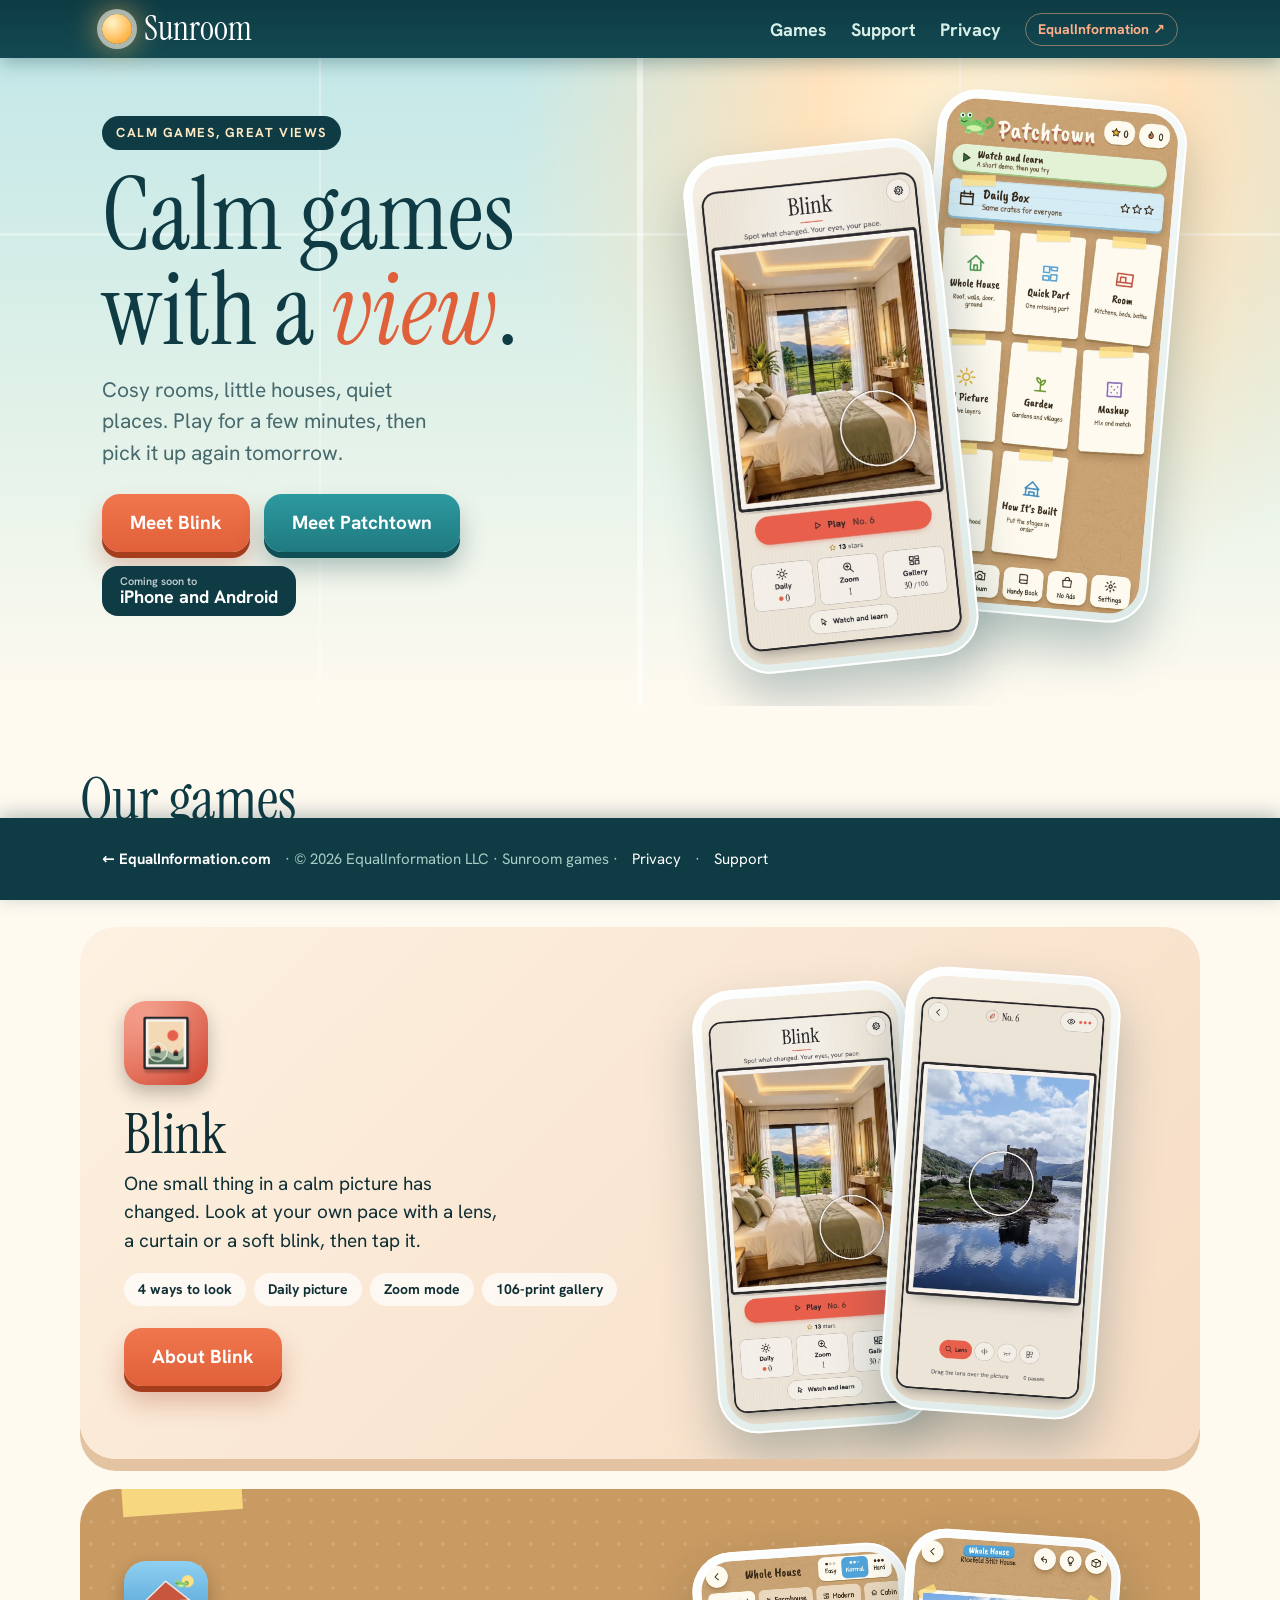
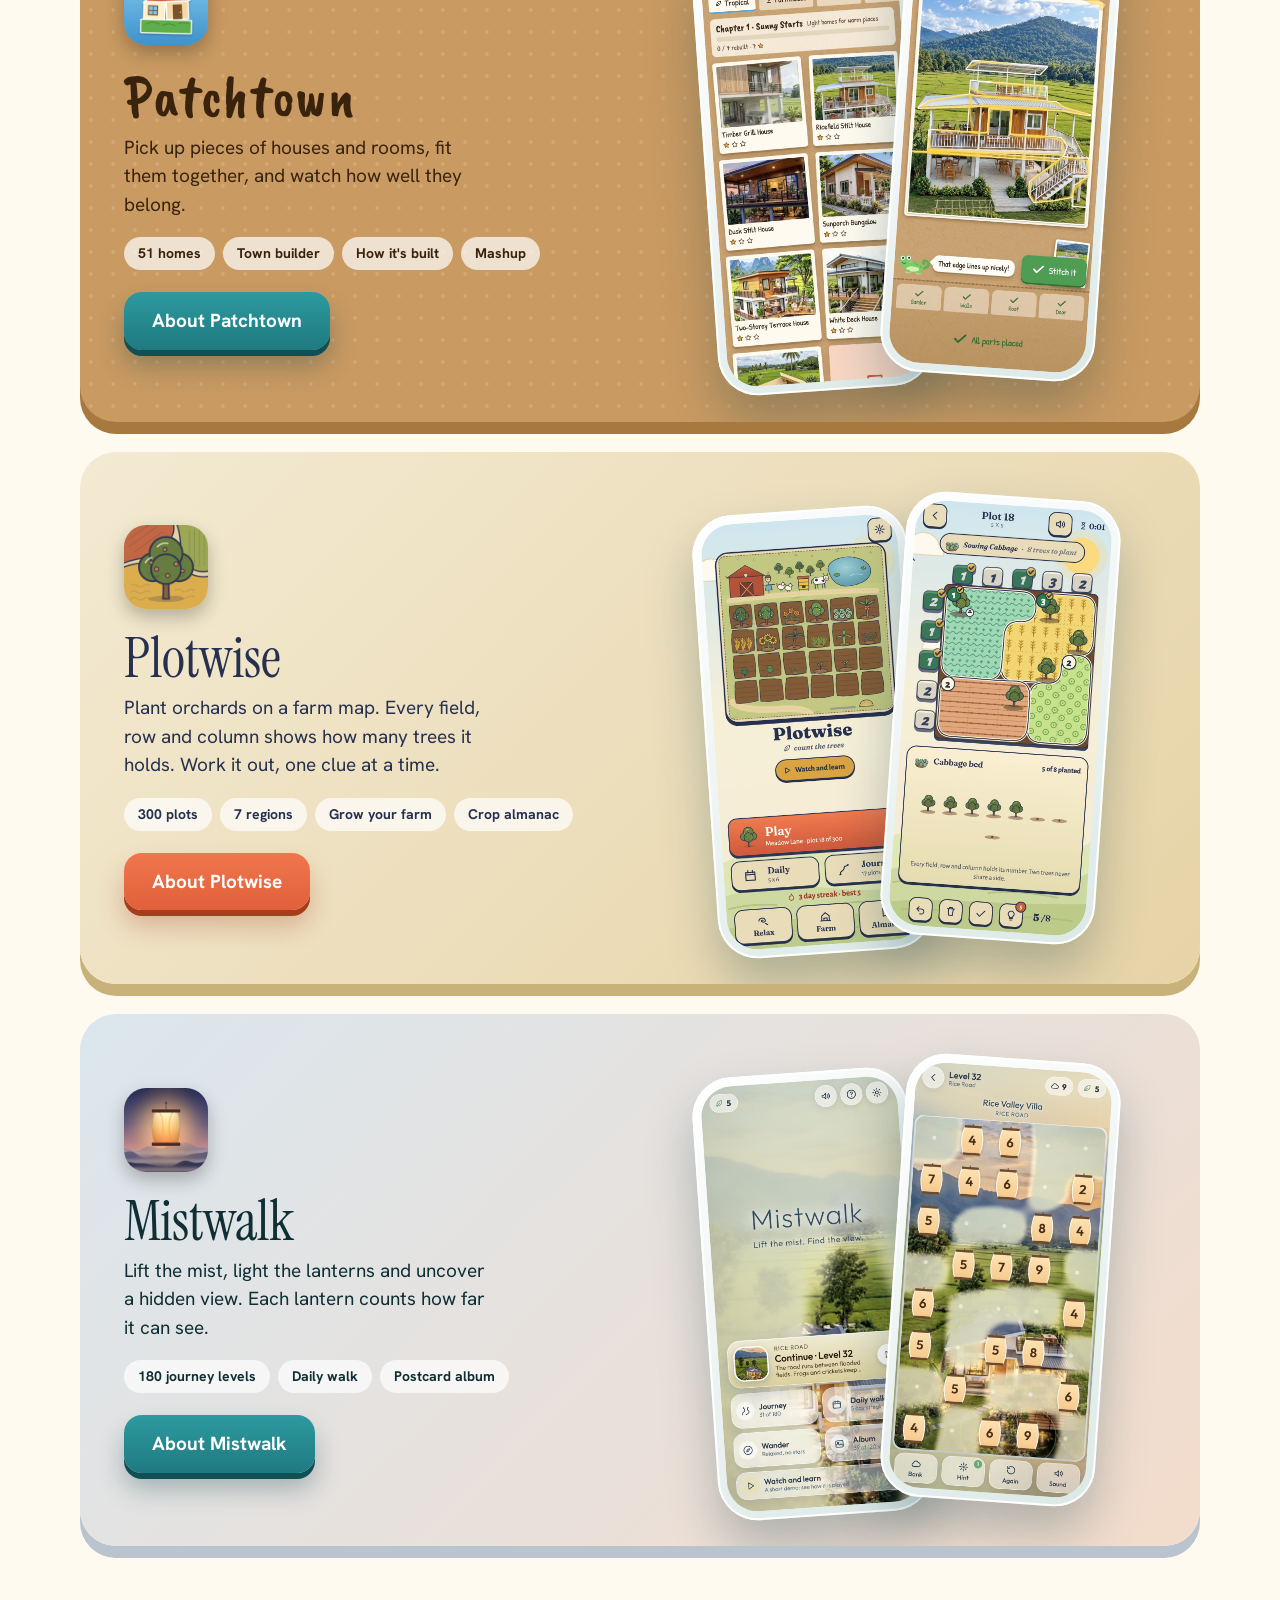
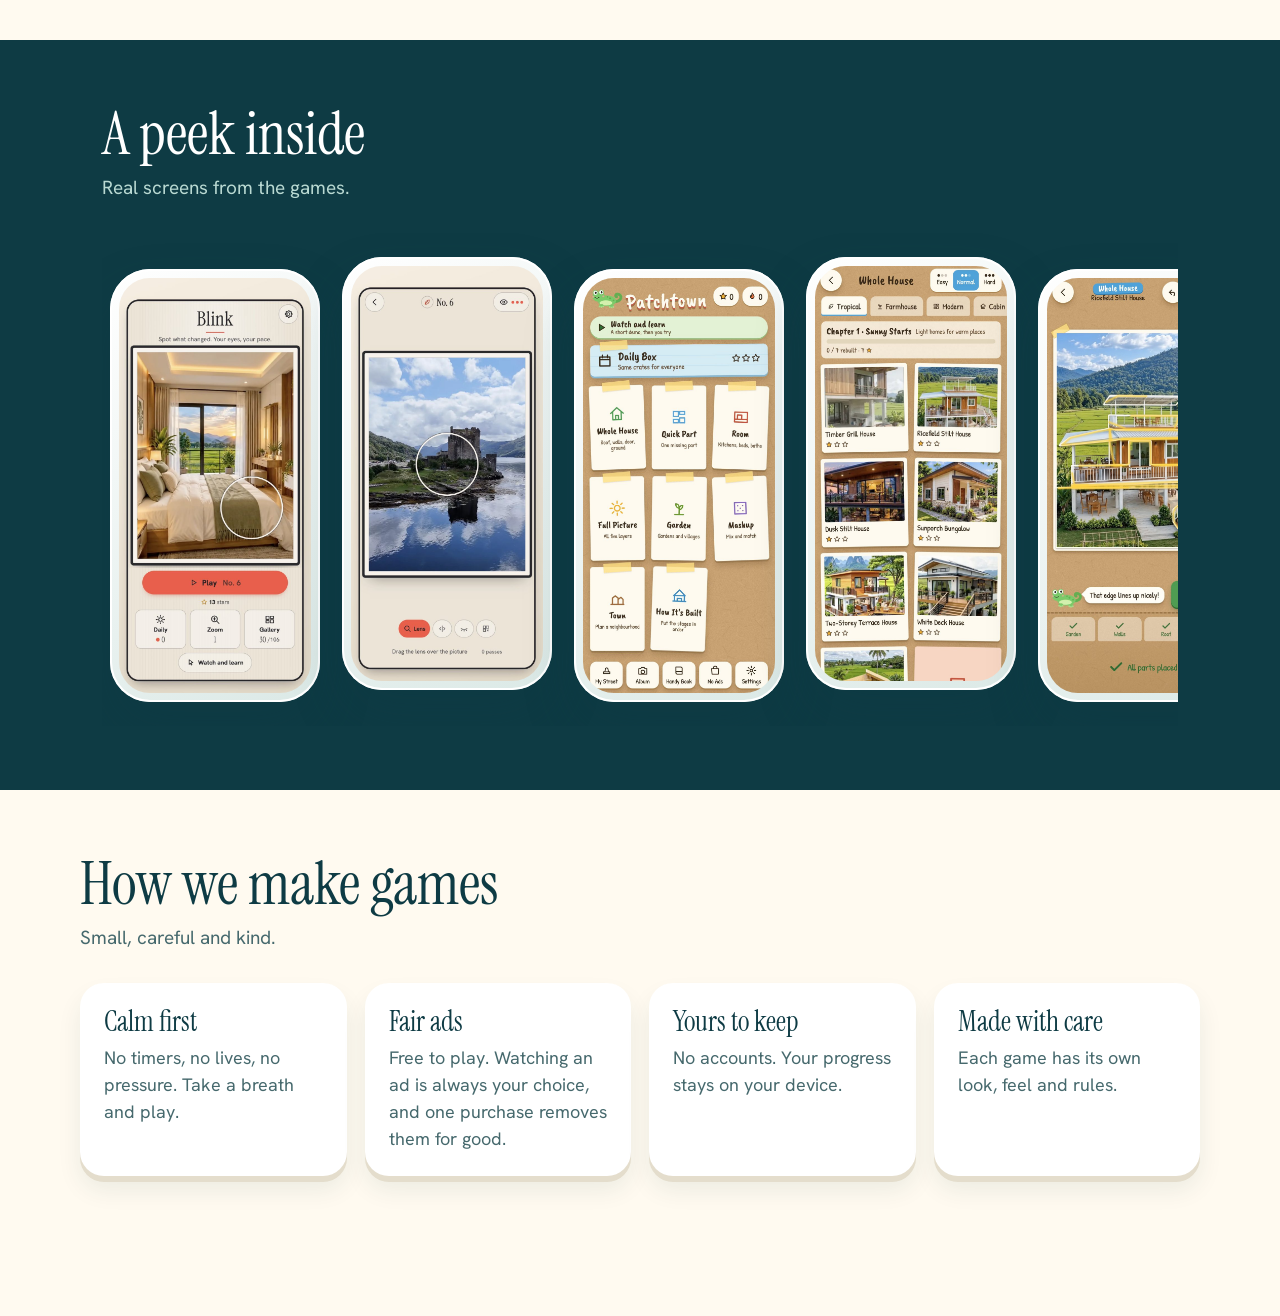
<file: index.html>
<!doctype html><html lang="en"><head><meta charset="utf-8"><meta name="viewport" content="width=device-width,initial-scale=1">
<title>Sunroom | Calm games with a view</title><meta name="description" content="Sunroom makes calm photo-scene games: Blink, a spot-the-change puzzle, and Patchtown, a house-building mix-and-match game."><link rel="stylesheet" href="assets/site.css"></head><body>
<div class="sky">
<header class="bar"><div class="nav wrap"><a class="brand" href="index.html"><span class="sun" aria-hidden="true"></span>Sunroom</a><nav><a class="l" href="index.html#games">Games</a><a class="l" href="support.html">Support</a><a class="l" href="privacy.html">Privacy</a><a class="l ei" href="https://equalinformation.com/">EqualInformation &#8599;</a></nav></div></header>
<div class="wrap hero"><div><span class="tag">Calm games, great views</span><h1>Calm games with a <i>view</i>.</h1><p class="lead">Cosy rooms, little houses, quiet places. Play for a few minutes, then pick it up again tomorrow.</p>
<div class="row"><a class="btn" href="blink/index.html">Meet Blink</a><a class="btn alt" href="patchtown/index.html">Meet Patchtown</a><span class="soon"><small>Coming soon to</small>iPhone and Android</span></div></div>
<div class="duo"><div class="phone a"><img src="assets/img/blink-1.jpg" alt="Blink home screen" width="351" height="760" loading="lazy"></div><div class="phone b"><img src="assets/img/patchtown-1.jpg" alt="Patchtown home screen" width="351" height="760" loading="lazy"></div></div></div></div>
<main id="games"><section class="s wrap"><h2>Our games</h2><p class="sub">Four small games, each with its own look and its own way to play.</p>
<article class="panel blink"><div><img class="ic" src="assets/img/blink-icon.png" alt="" width="84" height="84"><h3>Blink</h3><p>One small thing in a calm picture has changed. Look at your own pace with a lens, a curtain or a soft blink, then tap it.</p>
<ul class="chips"><li>4 ways to look</li><li>Daily picture</li><li>Zoom mode</li><li>106-print gallery</li></ul><a class="btn" href="blink/index.html">About Blink</a></div><div class="pair"><div class="phone"><img src="assets/img/blink-1.jpg" alt="Blink home" width="351" height="760" loading="lazy"></div><div class="phone"><img src="assets/img/blink-2.jpg" alt="Blink level one, a bedroom at sunset" width="351" height="760" loading="lazy"></div></div></article>
<article class="panel patch"><span class="tape"></span><div><img class="ic" src="assets/img/patchtown-icon.png" alt="" width="84" height="84"><h3>Patchtown</h3><p>Pick up pieces of houses and rooms, fit them together, and watch how well they belong.</p>
<ul class="chips"><li>51 homes</li><li>Town builder</li><li>How it's built</li><li>Mashup</li></ul><a class="btn alt" href="patchtown/index.html">About Patchtown</a></div><div class="pair"><div class="phone"><img src="assets/img/patchtown-2.jpg" alt="Choosing a house" width="351" height="760" loading="lazy"></div><div class="phone"><img src="assets/img/patchtown-3.jpg" alt="Building a house" width="351" height="760" loading="lazy"></div></div></article>
<article class="panel plot"><div><img class="ic" src="assets/img/plotwise-icon.png" alt="" width="84" height="84"><h3>Plotwise</h3><p>Plant orchards on a farm map. Every field, row and column shows how many trees it holds. Work it out, one clue at a time.</p>
<ul class="chips"><li>300 plots</li><li>7 regions</li><li>Grow your farm</li><li>Crop almanac</li></ul><a class="btn" href="plotwise/index.html">About Plotwise</a></div><div class="pair"><div class="phone"><img src="assets/img/plotwise-1.jpg" alt="Plotwise home" width="351" height="760" loading="lazy"></div><div class="phone"><img src="assets/img/plotwise-2.jpg" alt="Plotwise board" width="351" height="760" loading="lazy"></div></div></article>
<article class="panel mist"><div><img class="ic" src="assets/img/mistwalk-icon.png" alt="" width="84" height="84"><h3>Mistwalk</h3><p>Lift the mist, light the lanterns and uncover a hidden view. Each lantern counts how far it can see.</p>
<ul class="chips"><li>180 journey levels</li><li>Daily walk</li><li>Postcard album</li></ul><a class="btn alt" href="mistwalk/index.html">About Mistwalk</a></div><div class="pair"><div class="phone"><img src="assets/img/mistwalk-1.jpg" alt="Mistwalk home" width="351" height="760" loading="lazy"></div><div class="phone"><img src="assets/img/mistwalk-2.jpg" alt="Mistwalk level one" width="351" height="760" loading="lazy"></div></div></article></section>
<section class="s dark"><div class="wrap"><h2>A peek inside</h2><p class="sub" style="color:#b9d9d2">Real screens from the games.</p><div class="peek"><div class="phone"><img src="assets/img/blink-1.jpg" alt="Blink" width="351" height="760" loading="lazy"></div><div class="phone"><img src="assets/img/blink-2.jpg" alt="Blink level" width="351" height="760" loading="lazy"></div><div class="phone"><img src="assets/img/patchtown-1.jpg" alt="Patchtown" width="351" height="760" loading="lazy"></div><div class="phone"><img src="assets/img/patchtown-2.jpg" alt="Patchtown houses" width="351" height="760" loading="lazy"></div><div class="phone"><img src="assets/img/patchtown-3.jpg" alt="Patchtown build" width="351" height="760" loading="lazy"></div><div class="phone"><img src="assets/img/plotwise-2.jpg" alt="Plotwise board" width="351" height="760" loading="lazy"></div><div class="phone"><img src="assets/img/mistwalk-2.jpg" alt="Mistwalk level" width="351" height="760" loading="lazy"></div></div></div></section>
<section class="s wrap"><h2>How we make games</h2><p class="sub">Small, careful and kind.</p><div class="how"><div><b>Calm first</b><span>No timers, no lives, no pressure. Take a breath and play.</span></div><div><b>Fair ads</b><span>Free to play. Watching an ad is always your choice, and one purchase removes them for good.</span></div><div><b>Yours to keep</b><span>No accounts. Your progress stays on your device.</span></div><div><b>Made with care</b><span>Each game has its own look, feel and rules.</span></div></div></section></main>
<footer><div class="wrap"><a class="home" href="https://equalinformation.com/">&larr; EqualInformation.com</a> &middot; &copy; 2026 EqualInformation LLC &middot; Sunroom games &middot; <a href="privacy.html">Privacy</a> &middot; <a href="support.html">Support</a></div></footer></body></html>
</file>
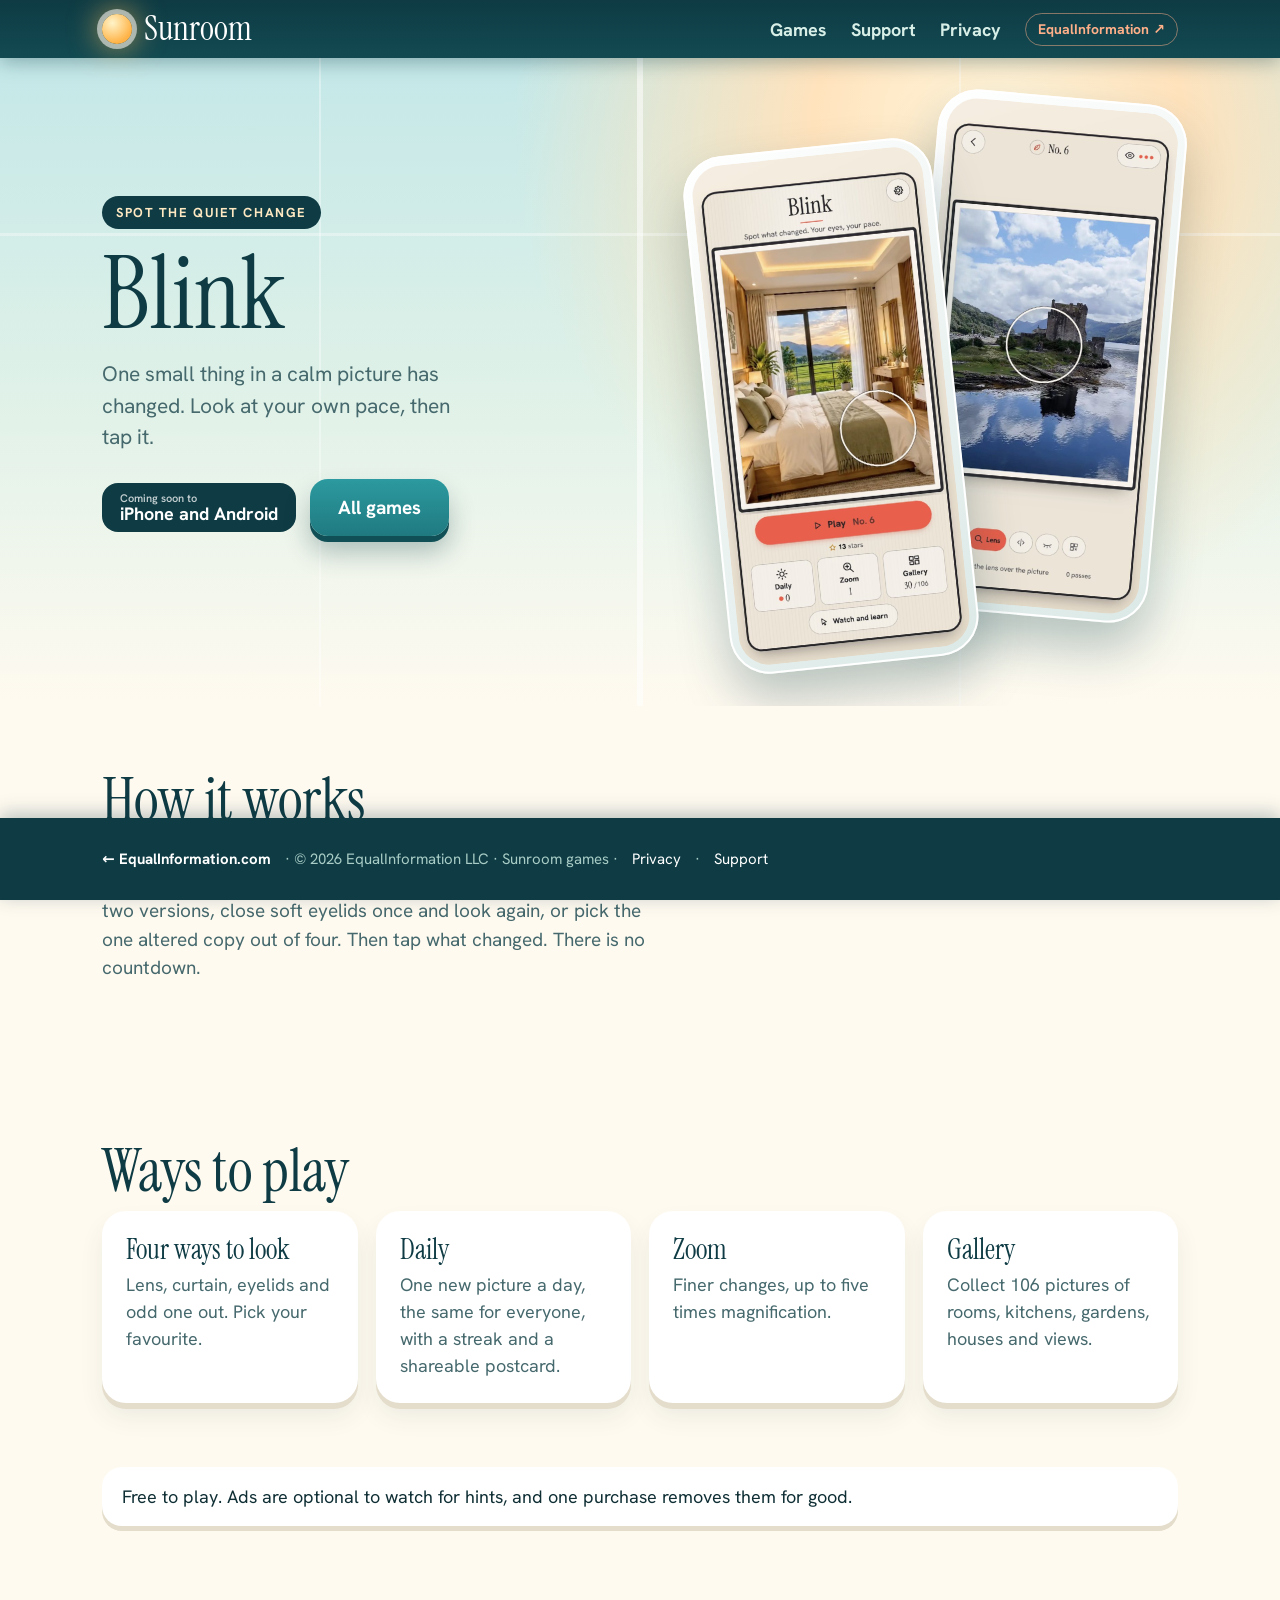
<file: blink/index.html>
<!doctype html><html lang="en"><head><meta charset="utf-8"><meta name="viewport" content="width=device-width,initial-scale=1">
<title>Blink | Sunroom</title><meta name="description" content="One small thing in a calm picture has changed. Look at your own pace, then tap it."><link rel="stylesheet" href="../assets/site.css"></head><body>
<div class="sky">
<header class="bar"><div class="nav wrap"><a class="brand" href="../index.html"><span class="sun" aria-hidden="true"></span>Sunroom</a><nav><a class="l" href="../index.html#games">Games</a><a class="l" href="../support.html">Support</a><a class="l" href="../privacy.html">Privacy</a><a class="l ei" href="https://equalinformation.com/">EqualInformation &#8599;</a></nav></div></header>
<div class="wrap hero"><div><span class="tag">Spot the quiet change</span><h1>Blink</h1><p class="lead">One small thing in a calm picture has changed. Look at your own pace, then tap it.</p><div class="row"><span class="soon"><small>Coming soon to</small>iPhone and Android</span><a class="btn alt" href="../index.html#games">All games</a></div></div><div class="duo"><div class="phone a"><img src="../assets/img/blink-1.jpg" alt="Blink home" width="351" height="760" loading="lazy"></div><div class="phone b"><img src="../assets/img/blink-2.jpg" alt="Blink level one" width="351" height="760" loading="lazy"></div></div></div></div>
<main class="wrap"><section class="s"><h2>How it works</h2><p class="sub">The picture never flashes on its own. You choose how to look: drag a soft lens over the picture, scrub a curtain between the two versions, close soft eyelids once and look again, or pick the one altered copy out of four. Then tap what changed. There is no countdown.</p></section><section class="s"><h2>Ways to play</h2><div class="how"><div><b>Four ways to look</b><span>Lens, curtain, eyelids and odd one out. Pick your favourite.</span></div><div><b>Daily</b><span>One new picture a day, the same for everyone, with a streak and a shareable postcard.</span></div><div><b>Zoom</b><span>Finer changes, up to five times magnification.</span></div><div><b>Gallery</b><span>Collect 106 pictures of rooms, kitchens, gardens, houses and views.</span></div></div></section><div class="note">Free to play. Ads are optional to watch for hints, and one purchase removes them for good.</div></main>
<footer><div class="wrap"><a class="home" href="https://equalinformation.com/">&larr; EqualInformation.com</a> &middot; &copy; 2026 EqualInformation LLC &middot; Sunroom games &middot; <a href="../privacy.html">Privacy</a> &middot; <a href="../support.html">Support</a></div></footer></body></html>
</file>
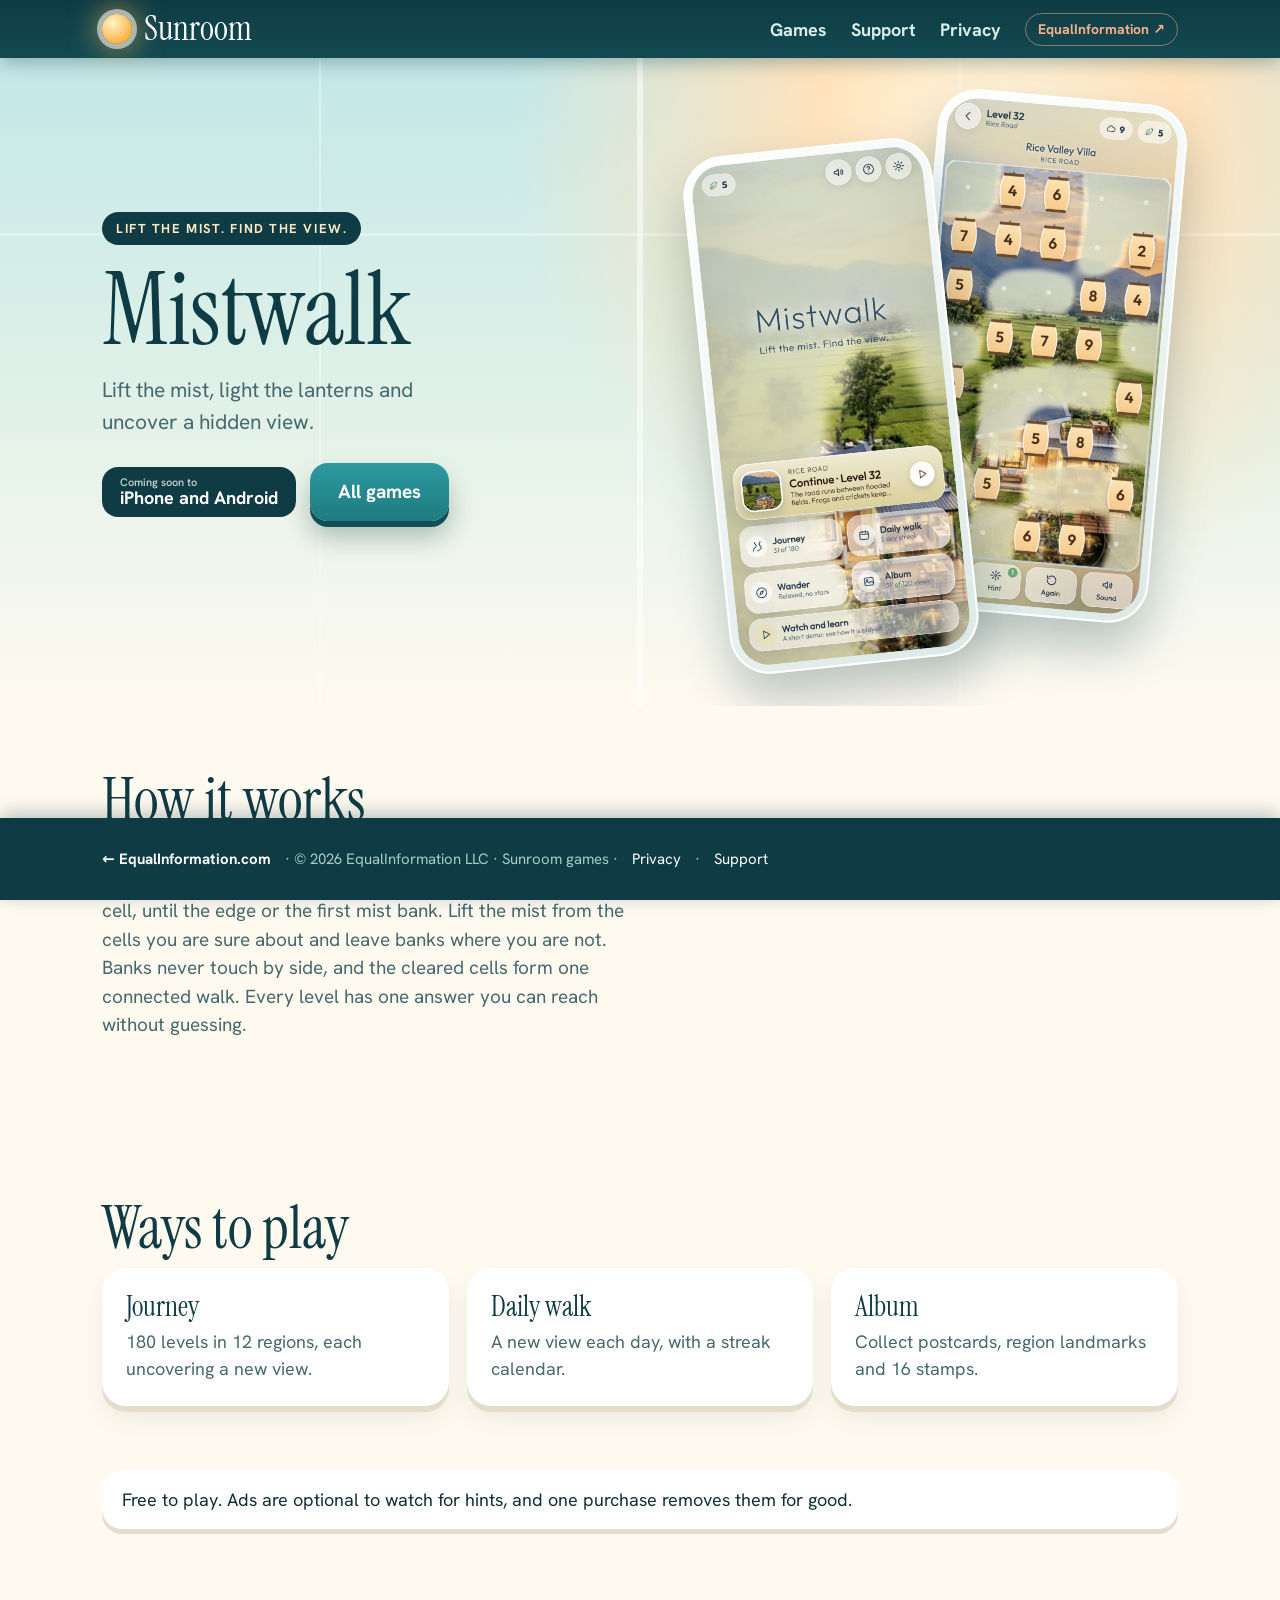
<file: mistwalk/index.html>
<!doctype html><html lang="en"><head><meta charset="utf-8"><meta name="viewport" content="width=device-width,initial-scale=1">
<title>Mistwalk | Sunroom</title><meta name="description" content="Lift the mist, light the lanterns and uncover a hidden view."><link rel="stylesheet" href="../assets/site.css"></head><body>
<div class="sky"><header class="bar"><div class="nav wrap"><a class="brand" href="../index.html"><span class="sun" aria-hidden="true"></span>Sunroom</a><nav><a class="l" href="../index.html#games">Games</a><a class="l" href="../support.html">Support</a><a class="l" href="../privacy.html">Privacy</a><a class="l ei" href="https://equalinformation.com/">EqualInformation &#8599;</a></nav></div></header>
<div class="wrap hero"><div><span class="tag">Lift the mist. Find the view.</span><h1>Mistwalk</h1><p class="lead">Lift the mist, light the lanterns and uncover a hidden view.</p><div class="row"><span class="soon"><small>Coming soon to</small>iPhone and Android</span><a class="btn alt" href="../index.html#games">All games</a></div></div><div class="duo"><div class="phone a"><img src="../assets/img/mistwalk-1.jpg" alt="Mistwalk home" width="351" height="760" loading="lazy"></div><div class="phone b"><img src="../assets/img/mistwalk-2.jpg" alt="Mistwalk level one" width="351" height="760" loading="lazy"></div></div></div></div>
<main class="wrap"><section class="s"><h2>How it works</h2><p class="sub">Paper lanterns sit on the board. Each number is how many cells that lantern can see along its row and column, counting its own cell, until the edge or the first mist bank. Lift the mist from the cells you are sure about and leave banks where you are not. Banks never touch by side, and the cleared cells form one connected walk. Every level has one answer you can reach without guessing.</p></section><section class="s"><h2>Ways to play</h2><div class="how"><div><b>Journey</b><span>180 levels in 12 regions, each uncovering a new view.</span></div><div><b>Daily walk</b><span>A new view each day, with a streak calendar.</span></div><div><b>Album</b><span>Collect postcards, region landmarks and 16 stamps.</span></div></div></section><div class="note">Free to play. Ads are optional to watch for hints, and one purchase removes them for good.</div></main>
<footer><div class="wrap"><a class="home" href="https://equalinformation.com/">&larr; EqualInformation.com</a> &middot; &copy; 2026 EqualInformation LLC &middot; Sunroom games &middot; <a href="../privacy.html">Privacy</a> &middot; <a href="../support.html">Support</a></div></footer></body></html>
</file>
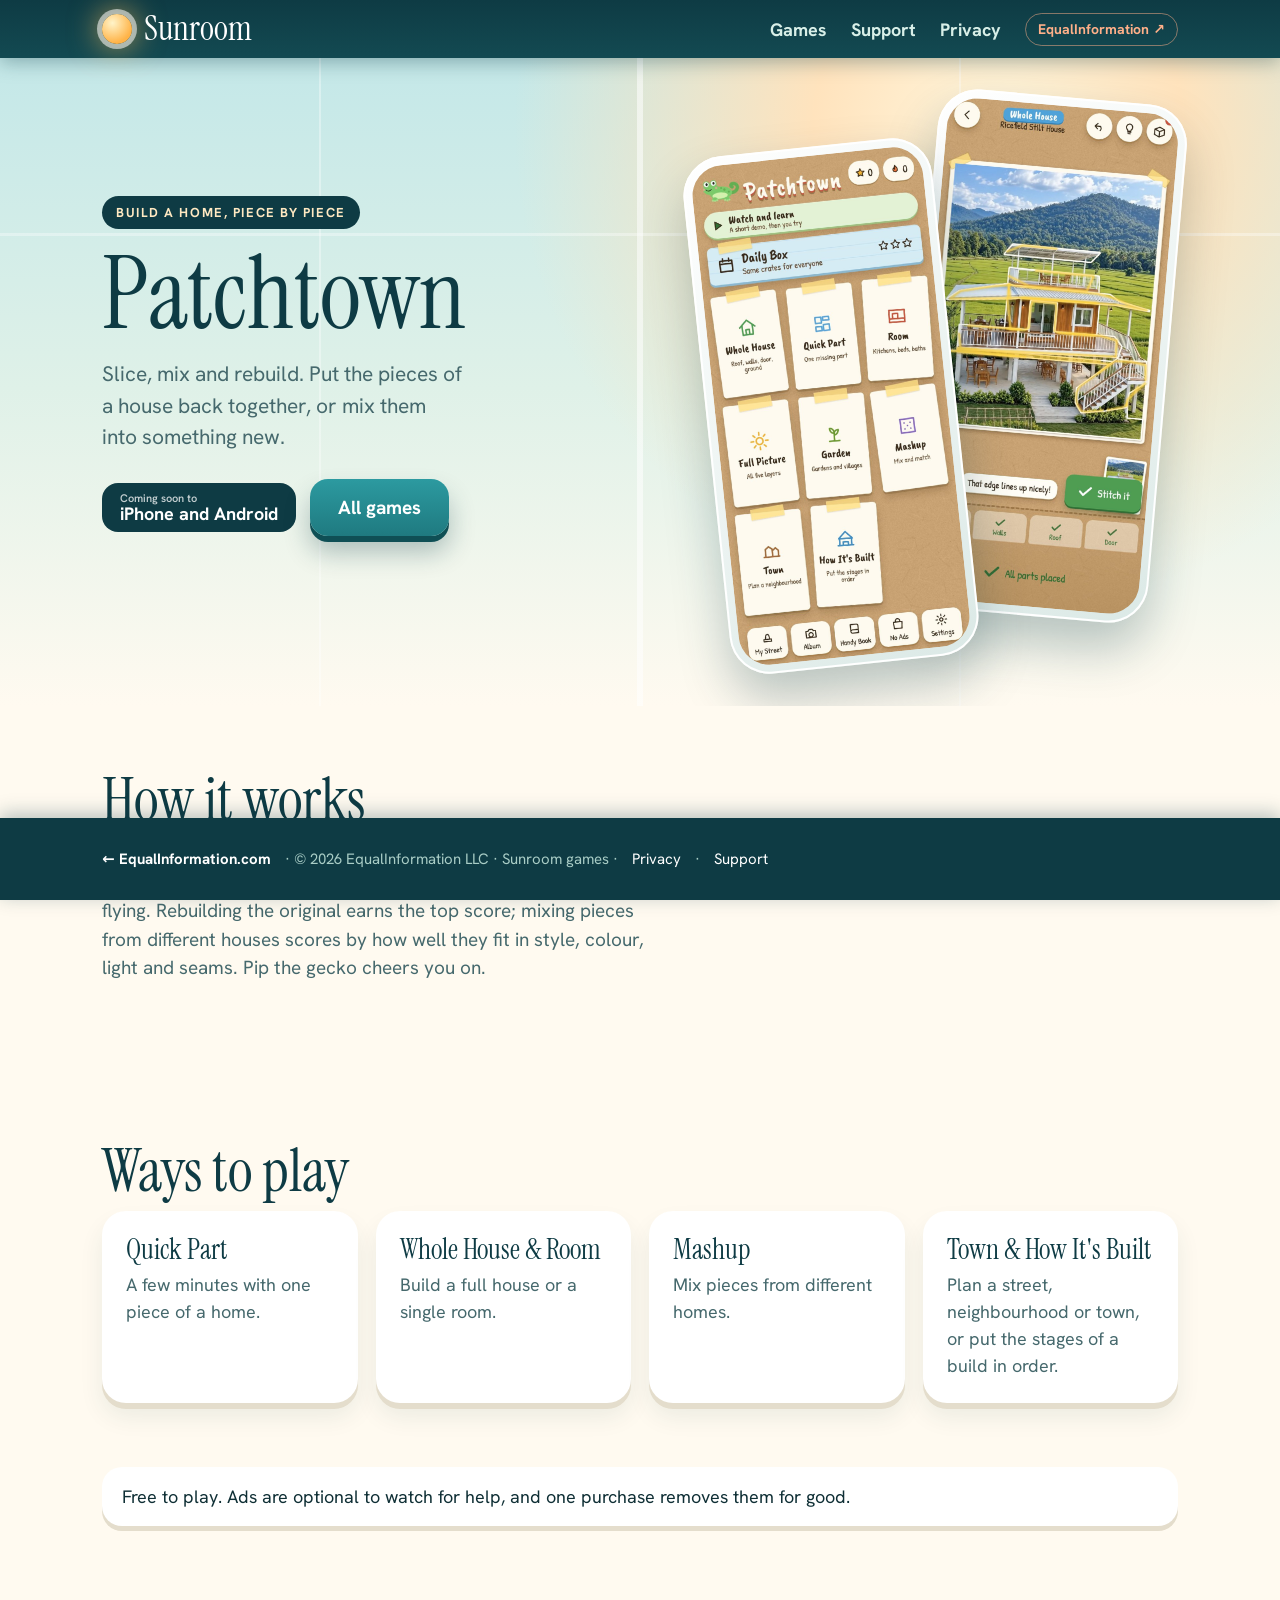
<file: patchtown/index.html>
<!doctype html><html lang="en"><head><meta charset="utf-8"><meta name="viewport" content="width=device-width,initial-scale=1">
<title>Patchtown | Sunroom</title><meta name="description" content="Slice, mix and rebuild. Put the pieces of a house back together, or mix them into something new."><link rel="stylesheet" href="../assets/site.css"></head><body>
<div class="sky">
<header class="bar"><div class="nav wrap"><a class="brand" href="../index.html"><span class="sun" aria-hidden="true"></span>Sunroom</a><nav><a class="l" href="../index.html#games">Games</a><a class="l" href="../support.html">Support</a><a class="l" href="../privacy.html">Privacy</a><a class="l ei" href="https://equalinformation.com/">EqualInformation &#8599;</a></nav></div></header>
<div class="wrap hero"><div><span class="tag">Build a home, piece by piece</span><h1>Patchtown</h1><p class="lead">Slice, mix and rebuild. Put the pieces of a house back together, or mix them into something new.</p><div class="row"><span class="soon"><small>Coming soon to</small>iPhone and Android</span><a class="btn alt" href="../index.html#games">All games</a></div></div><div class="duo"><div class="phone a"><img src="../assets/img/patchtown-1.jpg" alt="Patchtown home" width="351" height="760" loading="lazy"></div><div class="phone b"><img src="../assets/img/patchtown-3.jpg" alt="Patchtown build" width="351" height="760" loading="lazy"></div></div></div></div>
<main class="wrap"><section class="s"><h2>How it works</h2><p class="sub">Each house or room arrives as die-cut pieces: ground, walls, roof, door and garden. Drag them into place, or tap to send one flying. Rebuilding the original earns the top score; mixing pieces from different houses scores by how well they fit in style, colour, light and seams. Pip the gecko cheers you on.</p></section><section class="s"><h2>Ways to play</h2><div class="how"><div><b>Quick Part</b><span>A few minutes with one piece of a home.</span></div><div><b>Whole House &amp; Room</b><span>Build a full house or a single room.</span></div><div><b>Mashup</b><span>Mix pieces from different homes.</span></div><div><b>Town &amp; How It's Built</b><span>Plan a street, neighbourhood or town, or put the stages of a build in order.</span></div></div></section><div class="note">Free to play. Ads are optional to watch for help, and one purchase removes them for good.</div></main>
<footer><div class="wrap"><a class="home" href="https://equalinformation.com/">&larr; EqualInformation.com</a> &middot; &copy; 2026 EqualInformation LLC &middot; Sunroom games &middot; <a href="../privacy.html">Privacy</a> &middot; <a href="../support.html">Support</a></div></footer></body></html>
</file>
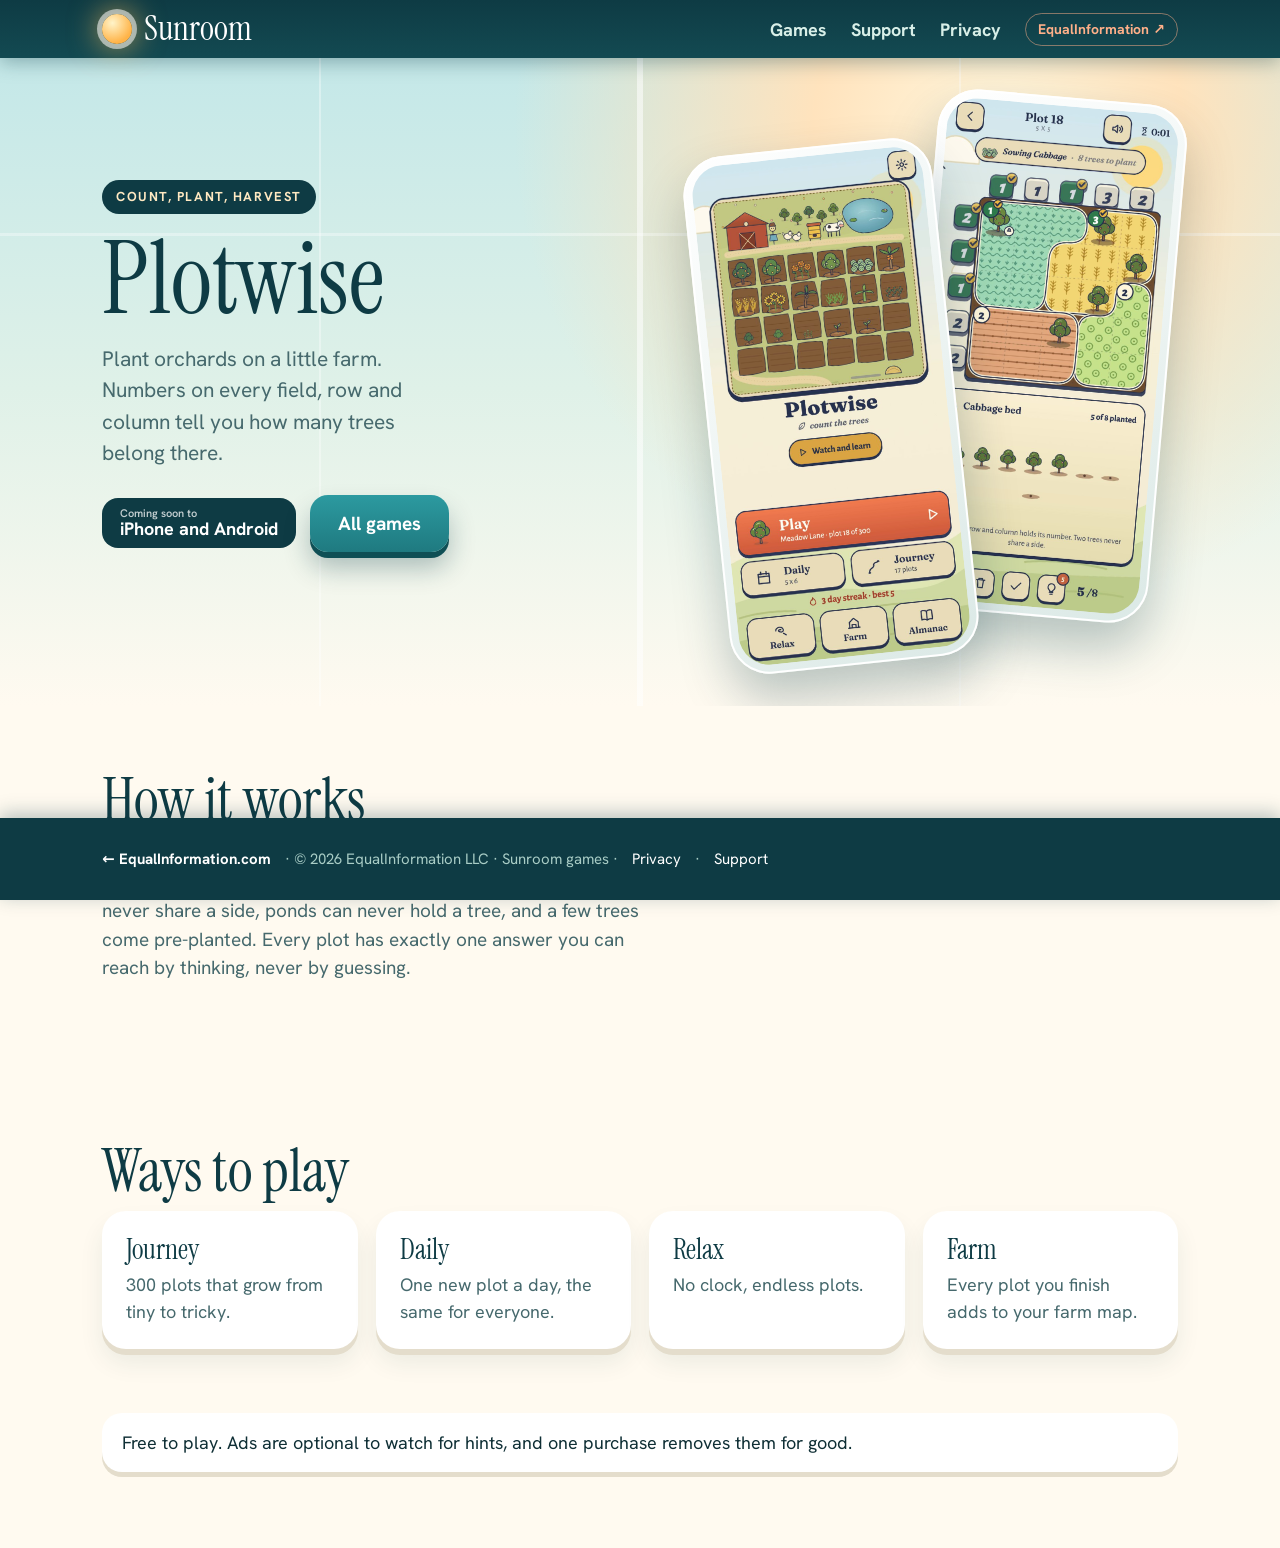
<file: plotwise/index.html>
<!doctype html><html lang="en"><head><meta charset="utf-8"><meta name="viewport" content="width=device-width,initial-scale=1">
<title>Plotwise | Sunroom</title><meta name="description" content="Plant orchards on a little farm. Numbers on every field, row and column tell you how many trees belong there."><link rel="stylesheet" href="../assets/site.css"></head><body>
<div class="sky"><header class="bar"><div class="nav wrap"><a class="brand" href="../index.html"><span class="sun" aria-hidden="true"></span>Sunroom</a><nav><a class="l" href="../index.html#games">Games</a><a class="l" href="../support.html">Support</a><a class="l" href="../privacy.html">Privacy</a><a class="l ei" href="https://equalinformation.com/">EqualInformation &#8599;</a></nav></div></header>
<div class="wrap hero"><div><span class="tag">Count, plant, harvest</span><h1>Plotwise</h1><p class="lead">Plant orchards on a little farm. Numbers on every field, row and column tell you how many trees belong there.</p><div class="row"><span class="soon"><small>Coming soon to</small>iPhone and Android</span><a class="btn alt" href="../index.html#games">All games</a></div></div><div class="duo"><div class="phone a"><img src="../assets/img/plotwise-1.jpg" alt="Plotwise home" width="351" height="760" loading="lazy"></div><div class="phone b"><img src="../assets/img/plotwise-2.jpg" alt="Plotwise board" width="351" height="760" loading="lazy"></div></div></div></div>
<main class="wrap"><section class="s"><h2>How it works</h2><p class="sub">Each coloured field shows how many trees it holds, and tags along the edges give the count for every row and column. Trees never share a side, ponds can never hold a tree, and a few trees come pre-planted. Every plot has exactly one answer you can reach by thinking, never by guessing.</p></section><section class="s"><h2>Ways to play</h2><div class="how"><div><b>Journey</b><span>300 plots that grow from tiny to tricky.</span></div><div><b>Daily</b><span>One new plot a day, the same for everyone.</span></div><div><b>Relax</b><span>No clock, endless plots.</span></div><div><b>Farm</b><span>Every plot you finish adds to your farm map.</span></div></div></section><div class="note">Free to play. Ads are optional to watch for hints, and one purchase removes them for good.</div></main>
<footer><div class="wrap"><a class="home" href="https://equalinformation.com/">&larr; EqualInformation.com</a> &middot; &copy; 2026 EqualInformation LLC &middot; Sunroom games &middot; <a href="../privacy.html">Privacy</a> &middot; <a href="../support.html">Support</a></div></footer></body></html>
</file>
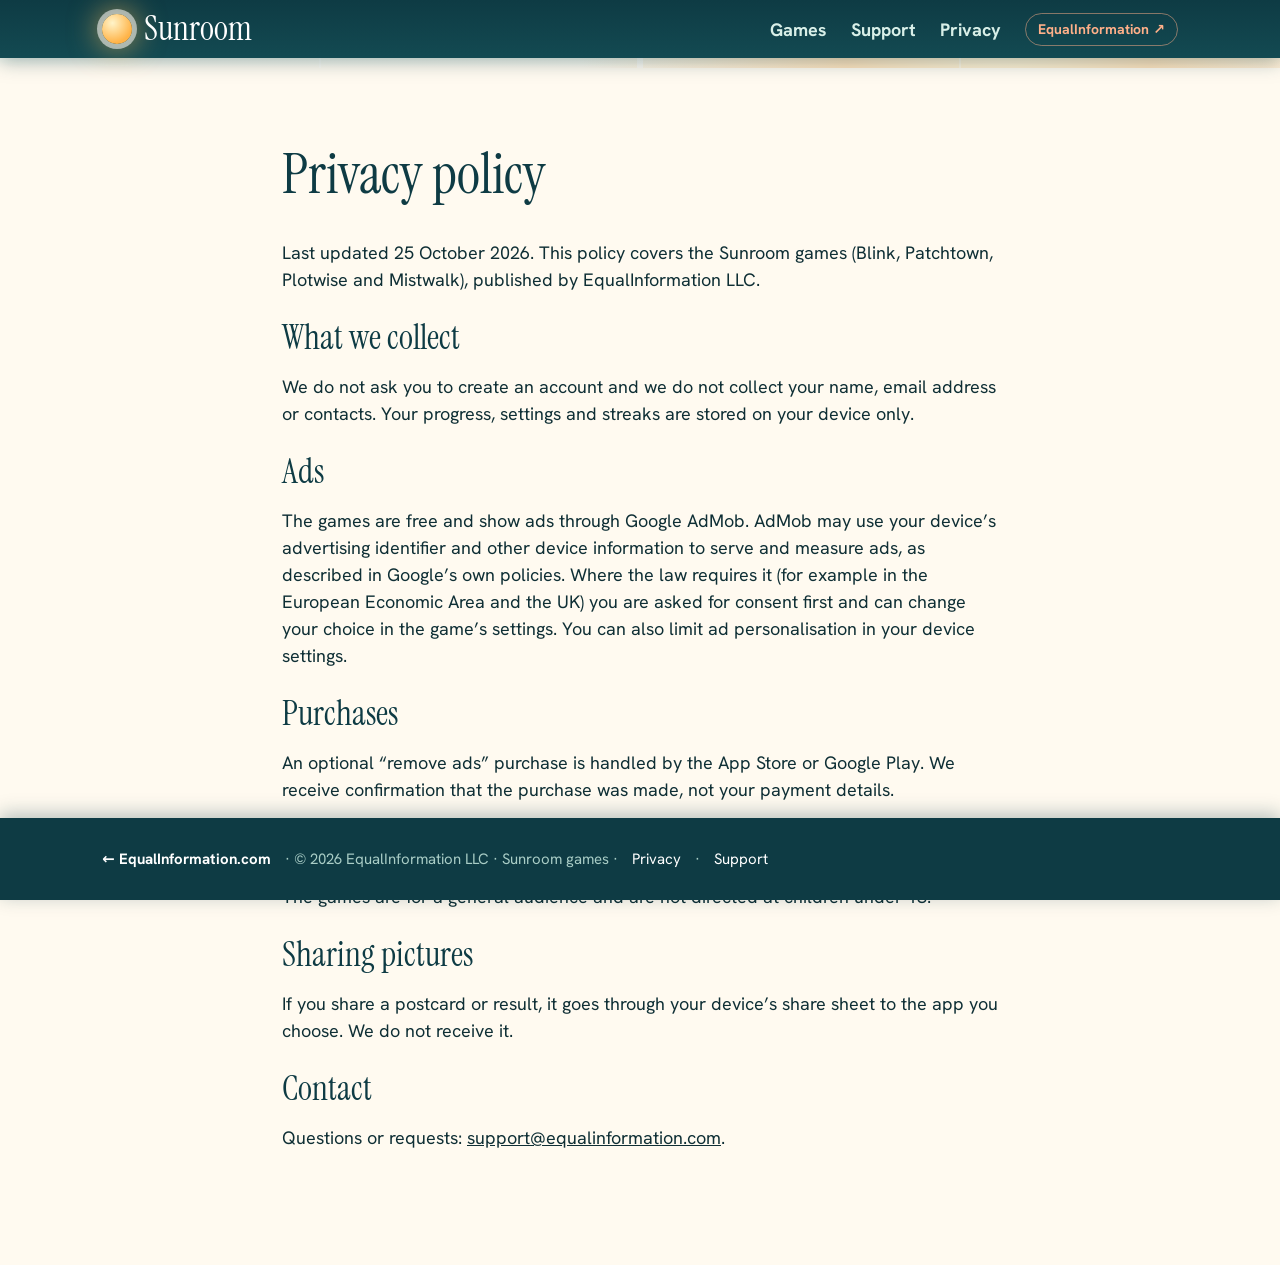
<file: privacy.html>
<!doctype html><html lang="en"><head><meta charset="utf-8"><meta name="viewport" content="width=device-width,initial-scale=1">
<title>Privacy | Sunroom</title><link rel="stylesheet" href="assets/site.css"></head><body>
<div class="sky"><header class="bar"><div class="nav wrap"><a class="brand" href="index.html"><span class="sun" aria-hidden="true"></span>Sunroom</a><nav><a class="l" href="index.html#games">Games</a><a class="l" href="support.html">Support</a><a class="l" href="privacy.html">Privacy</a><a class="l ei" href="https://equalinformation.com/">EqualInformation &#8599;</a></nav></div></header></div>
<main class="page"><h1>Privacy policy</h1><p>Last updated 25 October 2026. This policy covers the Sunroom games (Blink, Patchtown, Plotwise and Mistwalk), published by EqualInformation LLC.</p>
<h2>What we collect</h2><p>We do not ask you to create an account and we do not collect your name, email address or contacts. Your progress, settings and streaks are stored on your device only.</p>
<h2>Ads</h2><p>The games are free and show ads through Google AdMob. AdMob may use your device&rsquo;s advertising identifier and other device information to serve and measure ads, as described in Google&rsquo;s own policies. Where the law requires it (for example in the European Economic Area and the UK) you are asked for consent first and can change your choice in the game&rsquo;s settings. You can also limit ad personalisation in your device settings.</p>
<h2>Purchases</h2><p>An optional &ldquo;remove ads&rdquo; purchase is handled by the App Store or Google Play. We receive confirmation that the purchase was made, not your payment details.</p>
<h2>Children</h2><p>The games are for a general audience and are not directed at children under 13.</p>
<h2>Sharing pictures</h2><p>If you share a postcard or result, it goes through your device&rsquo;s share sheet to the app you choose. We do not receive it.</p>
<h2>Contact</h2><p>Questions or requests: <a href="mailto:support@equalinformation.com">support@equalinformation.com</a>.</p></main>
<footer><div class="wrap"><a class="home" href="https://equalinformation.com/">&larr; EqualInformation.com</a> &middot; &copy; 2026 EqualInformation LLC &middot; Sunroom games &middot; <a href="privacy.html">Privacy</a> &middot; <a href="support.html">Support</a></div></footer></body></html>
</file>
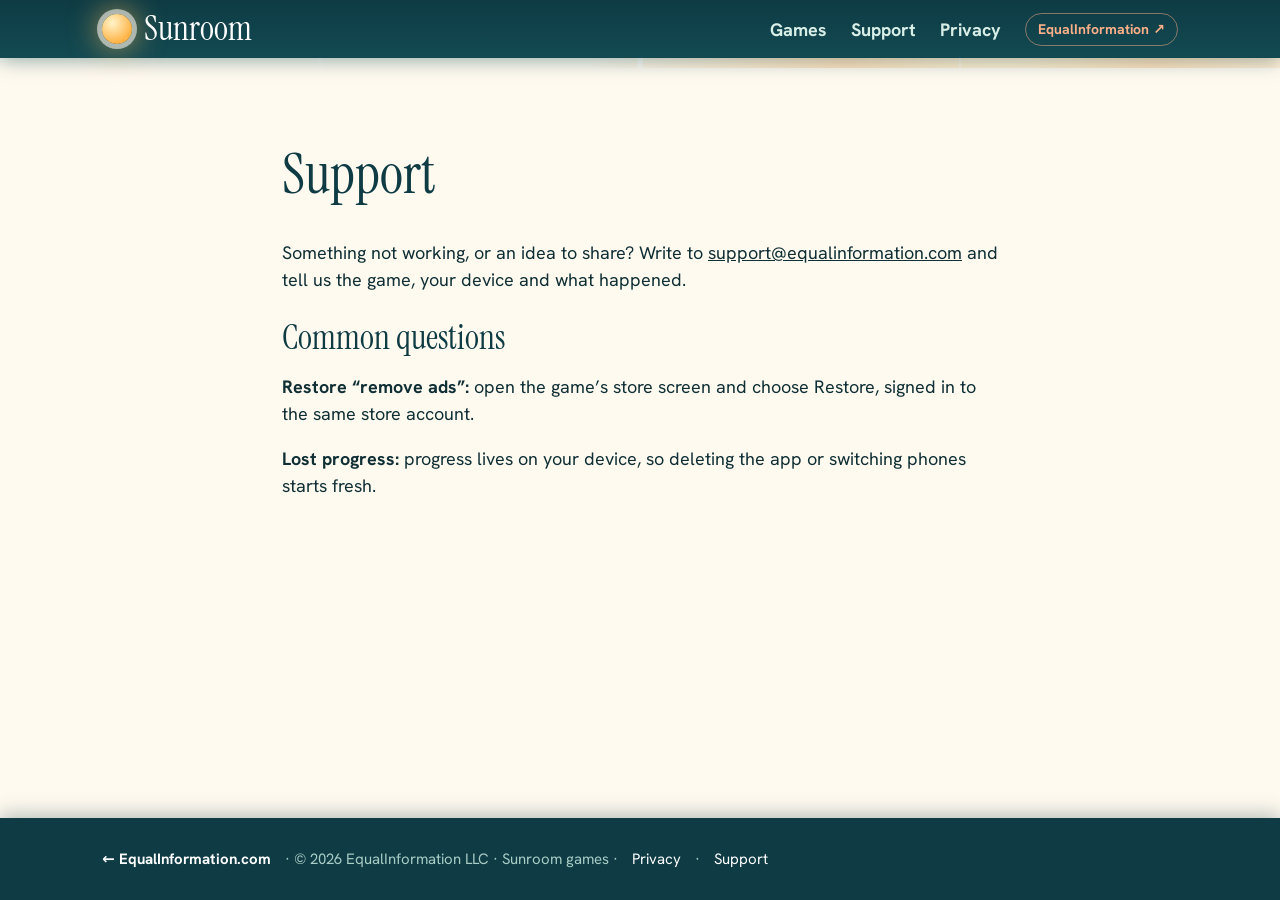
<file: support.html>
<!doctype html><html lang="en"><head><meta charset="utf-8"><meta name="viewport" content="width=device-width,initial-scale=1">
<title>Support | Sunroom</title><link rel="stylesheet" href="assets/site.css"></head><body>
<div class="sky"><header class="bar"><div class="nav wrap"><a class="brand" href="index.html"><span class="sun" aria-hidden="true"></span>Sunroom</a><nav><a class="l" href="index.html#games">Games</a><a class="l" href="support.html">Support</a><a class="l" href="privacy.html">Privacy</a><a class="l ei" href="https://equalinformation.com/">EqualInformation &#8599;</a></nav></div></header></div>
<main class="page"><h1>Support</h1><p>Something not working, or an idea to share? Write to <a href="mailto:support@equalinformation.com">support@equalinformation.com</a> and tell us the game, your device and what happened.</p>
<h2>Common questions</h2><p><b>Restore &ldquo;remove ads&rdquo;:</b> open the game&rsquo;s store screen and choose Restore, signed in to the same store account.</p><p><b>Lost progress:</b> progress lives on your device, so deleting the app or switching phones starts fresh.</p></main>
<footer><div class="wrap"><a class="home" href="https://equalinformation.com/">&larr; EqualInformation.com</a> &middot; &copy; 2026 EqualInformation LLC &middot; Sunroom games &middot; <a href="privacy.html">Privacy</a> &middot; <a href="support.html">Support</a></div></footer></body></html>
</file>
<file: assets/site.css>
@font-face{font-family:'Instrument Serif';font-weight:400;font-display:swap;src:url(fonts/instrument-serif-latin-400-normal.woff2) format('woff2')}
@font-face{font-family:'Instrument Serif';font-weight:400;font-style:italic;font-display:swap;src:url(fonts/instrument-serif-latin-400-italic.woff2) format('woff2')}
@font-face{font-family:'Hanken Grotesk';font-weight:400;font-display:swap;src:url(fonts/hanken-grotesk-latin-400-normal.woff2) format('woff2')}
@font-face{font-family:'Hanken Grotesk';font-weight:600;font-display:swap;src:url(fonts/hanken-grotesk-latin-600-normal.woff2) format('woff2')}
@font-face{font-family:'Hanken Grotesk';font-weight:700;font-display:swap;src:url(fonts/hanken-grotesk-latin-700-normal.woff2) format('woff2')}
@font-face{font-family:'Caveat Brush';font-weight:400;font-display:swap;src:url(fonts/caveat-brush-latin-400-normal.woff2) format('woff2')}
:root{--night:#0e3b44;--teal:#1f7a80;--sky:#cfece6;--dawn:#ffe3bd;--paper:#fffaf0;--ink:#0f2f35;--soft:#46696d;--clay:#e0603a;--clay-d:#a63d1d;--kraft:#c99a62;--shadow:rgba(14,59,68,.28);--max:1120px}
*{box-sizing:border-box}html{scroll-behavior:smooth}
body{margin:0;background:var(--paper);color:var(--ink);font:400 18px/1.5 'Hanken Grotesk',system-ui,sans-serif}
a{color:inherit}.wrap{max-width:var(--max);margin:0 auto;padding:0 22px}
.serif{font-family:'Instrument Serif',Georgia,serif;font-weight:400}
/* sunlit window hero */
.sky{position:relative;overflow:hidden;background:radial-gradient(circle at 78% 18%,#fff6dc 0,#ffe3bd 16%,rgba(255,227,189,0) 42%),linear-gradient(180deg,#bfe6e8 0%,#dff1e8 55%,var(--paper) 100%)}
.sky::before{content:"";position:absolute;inset:0;pointer-events:none;background:
 linear-gradient(90deg,transparent 49.8%,rgba(255,255,255,.55) 49.8% 50.2%,transparent 50.2%),
 linear-gradient(90deg,transparent 24.9%,rgba(255,255,255,.35) 24.9% 25.1%,transparent 25.1%),
 linear-gradient(90deg,transparent 74.9%,rgba(255,255,255,.35) 74.9% 75.1%,transparent 75.1%),
 linear-gradient(180deg,transparent 33%,rgba(255,255,255,.35) 33% 33.4%,transparent 33.4%)}
header.nav{position:relative;display:flex;align-items:center;justify-content:space-between;padding:18px 0}
.brand{display:flex;align-items:center;gap:12px;text-decoration:none;font-family:'Instrument Serif',serif;font-size:34px;line-height:1}
.sun{width:30px;height:30px;border-radius:50%;background:radial-gradient(circle at 35% 30%,#fff4c9,#ffb347 70%);box-shadow:0 0 0 5px rgba(255,255,255,.55),0 0 28px 6px rgba(255,190,90,.55)}
.nav a.l{text-decoration:none;font-weight:700;margin-left:24px;color:var(--night)}.nav a.l:hover{color:var(--clay-d)}
.hero{position:relative;display:grid;grid-template-columns:1.05fr .95fr;gap:20px;align-items:center;padding:28px 22px 70px}
.tag{display:inline-block;font-weight:700;font-size:13px;letter-spacing:.12em;text-transform:uppercase;background:var(--night);color:#ffe9c2;padding:7px 14px;border-radius:999px}
.hero h1{font:400 clamp(52px,8vw,100px)/.95 'Instrument Serif',serif;margin:18px 0 16px;color:var(--night)}
.hero h1 i{color:var(--clay)}
.lead{font-size:21px;color:var(--soft);max-width:30ch;margin:0 0 26px}
.row{display:flex;gap:14px;flex-wrap:wrap;align-items:center}
.btn{display:inline-block;text-decoration:none;font-weight:700;font-size:19px;color:#fff;background:linear-gradient(#f0764d,var(--clay));padding:15px 28px 14px;border-radius:18px;box-shadow:0 6px 0 var(--clay-d),0 16px 26px rgba(166,61,29,.3);transition:transform .12s,box-shadow .12s}
.btn:hover{transform:translateY(2px);box-shadow:0 4px 0 var(--clay-d),0 10px 18px rgba(166,61,29,.3)}
.btn.alt{background:linear-gradient(#2c9aa0,var(--teal));box-shadow:0 6px 0 #0f4f55,0 16px 26px rgba(14,59,68,.3)}
.soon{display:inline-flex;flex-direction:column;justify-content:center;line-height:1.1;background:var(--night);color:#fff;font-weight:700;padding:9px 18px;border-radius:16px}.soon small{font-size:11px;font-weight:600;opacity:.75}
/* phones */
.phone{position:relative;width:250px;border-radius:40px;padding:9px;background:linear-gradient(145deg,#fff,#dbe9e6);box-shadow:0 26px 50px var(--shadow),inset 0 0 0 2px #fff}
.phone img{display:block;width:100%;height:auto;aspect-ratio:1170/2532;object-fit:cover;object-position:top;border-radius:31px}
.duo{position:relative;height:540px}
.duo .phone{position:absolute}.duo .a{left:6%;top:50px;transform:rotate(-6deg);z-index:2}.duo .b{right:2%;top:0;transform:rotate(5deg)}
/* sections */
section.s{padding:64px 0}
h2{font:400 clamp(38px,5vw,60px)/1 'Instrument Serif',serif;margin:0 0 10px;color:var(--night)}
.sub{color:var(--soft);max-width:50ch;margin:0 0 30px;font-size:19px}
.panel{display:grid;grid-template-columns:1fr 1fr;gap:30px;align-items:center;border-radius:36px;padding:44px;margin:0 0 30px;position:relative;overflow:hidden}
.panel.blink{background:linear-gradient(135deg,#fdf1e1,#f6dcc4);box-shadow:0 12px 0 #e3c3a1}
.panel.patch{background:var(--kraft);background-image:radial-gradient(rgba(255,255,255,.14) 1.5px,transparent 2px);background-size:22px 22px;box-shadow:0 12px 0 #a8793f;color:#3a230c}
.panel.patch .tape{position:absolute;top:-10px;left:42px;width:120px;height:34px;background:rgba(255,226,132,.85);transform:rotate(-4deg)}
.panel .ic{width:84px;height:84px;border-radius:22px;box-shadow:0 8px 18px rgba(0,0,0,.25)}
.panel h3{font:400 56px/1 'Instrument Serif',serif;margin:14px 0 4px}
.panel.patch h3{font-family:'Caveat Brush',cursive;font-size:60px;letter-spacing:.01em}
.panel p{margin:8px 0 18px;font-size:19px;max-width:34ch}
.chips{display:flex;gap:8px;flex-wrap:wrap;margin:0 0 22px;padding:0;list-style:none}
.chips li{background:rgba(255,255,255,.7);padding:6px 14px;border-radius:999px;font-weight:700;font-size:14px}
.pair{display:flex;justify-content:center;gap:0}.pair .phone{width:215px}.pair .phone:first-child{transform:rotate(-4deg) translateY(14px)}.pair .phone:last-child{transform:rotate(4deg);margin-left:-26px}
.peek{display:flex;gap:22px;overflow-x:auto;padding:24px 8px 36px;scroll-snap-type:x mandatory}.peek .phone{flex:0 0 auto;width:210px;scroll-snap-align:center}
.peek .phone:nth-child(odd){transform:translateY(12px)}
.how{display:grid;grid-template-columns:repeat(auto-fit,minmax(230px,1fr));gap:18px}
.how div{background:#fff;border-radius:24px;padding:24px;box-shadow:0 6px 0 #e4ddcc,0 14px 24px rgba(14,59,68,.08)}
.how b{display:block;font:400 28px/1.1 'Instrument Serif',serif;margin-bottom:6px;color:var(--night)}
.how span{color:var(--soft)}
.dark{background:var(--night);color:#d7ece6}
.dark h2{color:#fff}
.page{max-width:760px;padding:40px 22px 20px}.page h1{font:400 56px/1 'Instrument Serif',serif;color:var(--night)}.page h2{font-size:34px;margin-top:28px}
.note{background:#fff;border-radius:20px;padding:16px 20px;box-shadow:0 5px 0 #e4ddcc}
footer{background:var(--night);color:#a9cdc6;padding:30px 0;font-size:15px;margin-top:40px}footer a{color:#fff}
@media(max-width:860px){.hero,.panel{grid-template-columns:1fr}.duo{height:470px}.duo .phone,.pair .phone{width:200px}.panel{padding:30px 22px}.nav a.l{margin-left:14px}}
.panel.plot{background:linear-gradient(135deg,#f3ead2,#e6d3a6);box-shadow:0 12px 0 #c9b27a;color:#26304f}
.panel.plot h3{font-family:'Instrument Serif',serif}
.panel.mist{background:linear-gradient(135deg,#dbe6ee,#f3dccb);box-shadow:0 12px 0 #b9c4cf}
/* constant header and footer: always visible while content scrolls */
body{padding-top:68px}
header.bar{position:fixed;top:0;left:0;right:0;z-index:100;background:linear-gradient(180deg,#0e3b44,#134a52);box-shadow:0 4px 18px rgba(14,59,68,.35)}
header.bar .nav{padding-top:12px;padding-bottom:12px}
header.bar .brand{color:#fff}
header.bar .nav a.l{color:#d8efe8}header.bar .nav a.l:hover{color:#fff}
header.bar .nav a.ei{color:#ffb089;border:1.5px solid rgba(255,176,137,.5);border-radius:999px;padding:5px 12px;font-size:14px}
header.bar .nav a.ei:hover{background:rgba(255,176,137,.15);color:#ffd0b8}
.sky{margin-top:-68px;padding-top:68px}
footer{position:sticky;bottom:0;z-index:90;margin-top:40px;box-shadow:0 -4px 18px rgba(14,59,68,.3)}
footer .home{font-weight:700}
@media(max-width:600px){header.bar .nav a.l{margin-left:10px;font-size:14px}header.bar .brand{font-size:28px}header.bar .nav a.ei{padding:4px 9px;font-size:12px}}
header.bar .nav{display:flex;align-items:center;justify-content:space-between;gap:12px}
header.bar nav{display:flex;align-items:center;flex-wrap:nowrap;white-space:nowrap}
/* footer always fixed at the bottom; no underlines on chrome links; pointer on anything clickable */
body{padding-bottom:76px}
footer{position:fixed;left:0;right:0;bottom:0;margin-top:0;z-index:90}
footer a,header.bar a,.btn,.how a,.panel a{text-decoration:none}
footer a:hover{color:#ffb089}
footer .wrap{display:flex;flex-wrap:wrap;align-items:center;gap:6px 14px}
a,button,[role=button],.btn{cursor:pointer}
.page{margin:0 auto}
a.btn,.btn{cursor:pointer}
</file>
